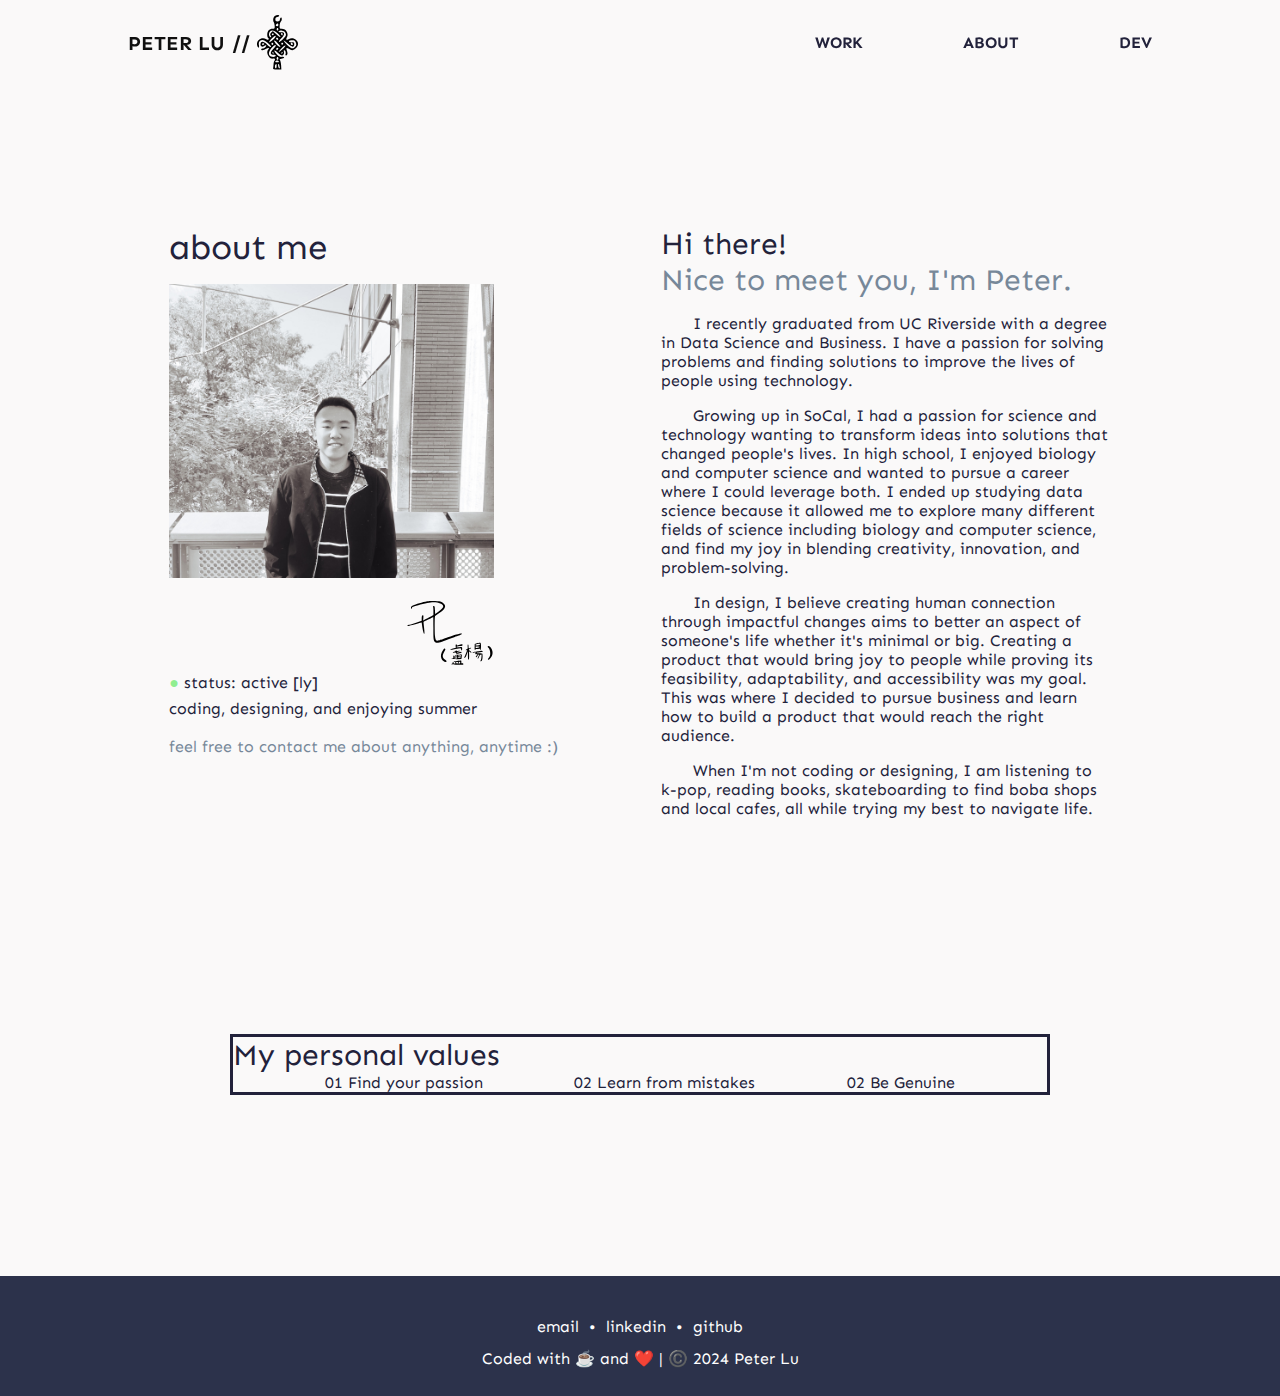
<file: docs/about.html>
<!DOCTYPE html>
<html lang="en">
  <head>
    <meta charset="UTF-8" />
    <meta name="viewport" content="width=device-width, initial-scale=1.0" />
    <link rel="stylesheet" href="main.css" />
    <link rel="preconnect" href="https://fonts.googleapis.com" />
    <link rel="preconnect" href="https://fonts.gstatic.com" crossorigin />
    <link
      href="https://fonts.googleapis.com/css2?family=Sen:wght@400..800&display=swap"
      rel="stylesheet"
    />
    <title>Design By Peter</title>
  </head>

  <body>
    <nav class="nav-bar">
      <div class="landing">
        <a id="name" href="index.html">PETER LU <span id="divider">//</span></a
        ><img class="knot" src="assets/knot.svg" />
      </div>
      <ul class="nav-links">
        <li><a class="nav-option" href="work.html">WORK</a></li>
        <li><a class="nav-option" href="about.html">ABOUT</a></li>
        <li><a class="nav-option" href="dev.html">DEV</a></li>
      </ul>
    </nav>

    <main class="about-content">
      <!-- <div id ="about-role">Data Science & UX Design</div> -->
      <div class="about-container">
        <div id="card-container">
          <div id="about-me">about me</div>
          <img class="profile-card" src="assets/profile.jpg" />
          <div><img id="pl" src="assets/pl.svg" /></div>
          <div id="status_check">
            <div><span id="online">●</span> status: active [ly]</div>
            <div style="padding-top: 2%">
              coding, designing, and enjoying summer
            </div>
            <br />
            <div style="color: #778899">
              feel free to contact me about anything, anytime :)
            </div>
          </div>
        </div>
        <div id="about-story">
          <div class="abt-greeting">
            Hi there!<br />
            <span style="color: #778899">Nice to meet you, I'm Peter.</span>
          </div>
          <p style="text-indent: 2em">
            I recently graduated from UC Riverside with a degree in Data Science
            and Business. I have a passion for solving problems and finding
            solutions to improve the lives of people using technology.
          </p>

          <p style="text-indent: 2em">
            Growing up in SoCal, I had a passion for science and technology
            wanting to transform ideas into solutions that changed people's
            lives. In high school, I enjoyed biology and computer science and
            wanted to pursue a career where I could leverage both. I ended up
            studying data science because it allowed me to explore many
            different fields of science including biology and computer science,
            and find my joy in blending creativity, innovation, and
            problem-solving.
          </p>
          <p style="text-indent: 2em">
            In design, I believe creating human connection through impactful
            changes aims to better an aspect of someone's life whether it's
            minimal or big. Creating a product that would bring joy to people
            while proving its feasibility, adaptability, and accessibility was
            my goal. This was where I decided to pursue business and learn how
            to build a product that would reach the right audience.
          </p>
          <p style="text-indent: 2em">
            When I'm not coding or designing, I am listening to k-pop, reading
            books, skateboarding to find boba shops and local cafes, all while
            trying my best to navigate life.
          </p>
        </div>
      </div>

      <div class="core-values">
        <div class="pv-title">My personal values</div>
        <div class="core-container">
          <div><span>01 </span>Find your passion</div>
          <div><span>02 </span>Learn from mistakes</div>
          <div><span>02 </span>Be Genuine</div>
        </div>
      </div>

      <section class="card-wall">
        <h2></h2>
      </section>
    </main>

    <footer class="footer">
      <div class="footer_links">
        <div>
          <a id="contact-link" href="mailto:py1u.dev@gmail.com">email</a>
        </div>
        <div>•</div>
        <div>
          <a
            id="contact-link"
            href="https://www.linkedin.com/in/peter-lu-b488211bb/"
            target="_blank"
            >linkedin</a
          >
        </div>
        <div>•</div>
        <div>
          <a id="contact-link" href="https://github.com/py1u" target="_blank"
            >github</a
          >
        </div>
      </div>
      <div class="copyright">Coded with ☕ and ❤️ | ©️ 2024 Peter Lu</div>
    </footer>

    <!-- <audio id="music" controls autoplay loop>
      <source src="assets/smartr.mp3" type="audio/mpeg">
      Your browser does not support the audio element.
    </audio> -->
  </body>
  <script src="main.js"></script>
</html>
</file>
<file: docs/main.css>
#gradient-canvas {
  width: 100%;
  height: 100%;
  --gradient-color-1: #c3e4ff;
  --gradient-color-2: #6ec3f4;
  --gradient-color-3: #eae2ff;
  --gradient-color-4: #b9beff;
  position: fixed;
}

body {
  padding: 0%;
  margin: 0%;
  /* overflow: hidden; */
  overflow-y: scroll;
  display: flex;
  flex-direction: column;
  min-height: 100vh;
  z-index: 0;
  font-family: "Sen", sans-serif;
  font-optical-sizing: auto;
  font-weight: 500;
  font-style: normal;
  color: #22223b;
  background-color: #faf9f9;
}

/* ensures scrollable function*/
body::-webkit-scrollbar {
  display: none;
}

#music {
  display: none;
}

nav {
  display: flex;
  justify-content: space-between;
  align-items: center;
  height: 60px;
  font-weight: 700;

  padding: 1% 10%;
  position: sticky;
  top: 0;
  z-index: 100;
  backdrop-filter: blur(5px);
}

.nav-links {
  border: none;
  display: flex;
  list-style: none;
  padding: 0%;
  gap: 100px;
}

.nav-links a {
  color: #22223b;
  text-decoration: none;
}

.landing {
  display: flex;
  align-self: center;
}

#name {
  gap: 7px;
  display: flex;
  font-size: 20px;
  align-items: center;
  color: #101010;
  text-decoration: none;
}

#divider {
  font-weight: bolder;
  margin-bottom: 2px;
}

.knot {
  animation: swing 2s infinite;
  height: 55px;
  width: 55px;
}

@keyframes swing {
  0% {
    transform: rotate(0deg);
  }
  25% {
    transform: rotate(10deg);
  }
  50% {
    transform: rotate(-10deg);
  }
  75% {
    transform: rotate(10deg);
  }
  100% {
    transform: rotate(0deg);
  }
}

.knot path {
  transform-origin: center top;
}

header {
  /* border: solid; */
  padding: 6% 0% 10% 0%;
}

.intro {
  border: none;
  font-size: 55px;
  font-weight: 600;
  margin: 10%;
  padding-top: 1%;
}

#greeting {
  border: none;
}
.info {
  /* border: solid; */
  font-size: 40px;
}

.intro-color-emp {
  color: #5068a8;
}

#position-info {
  font-weight: 500;
  font-size: 18px;
  padding-top: 3%;
  color: #778899;
}

#position-highlight {
  font-weight: bold;
  color: #22223b;
}

main {
  margin-top: 20%;
  color: #22223b;
  background-color: #dee2ef;
  padding: 6% 0% 6% 0%;
  min-height: 6in;
  font-weight: 400;
  /* border: solid; */
}

#container-education {
  display: flex;
  flex-direction: column;
  justify-content: center;
  margin: 0% 25% 0% 25%;
  /* border:solid; */
}
#education-title {
  display: flex;
  flex-direction: column;
  align-items: center;
  /* padding-top: 4% 0% 4% 0%; */
  /* border: solid; */
  font-size: 40px;
  font-weight: 400;
}

#school {
  justify-content: space-around;
  font-size: 25px;
}

#major {
  font-size: 25px;
}

#gpa {
  font-style: italic;
  font-size: 15px;
}
.relevent-courses {
  border: none;
  padding-left: 15%;
}

#rc-title {
  font-weight: 400;
  font-size: 20px;
  padding: 5% 0% 5% 0%;
}

#fielding {
  font-size: 20px;
}
#listing li {
  list-style: circle;
}
.journey {
  background-color: #dee2ef;
  display: flex;
  flex-direction: column;
  justify-content: center;
  align-items: center;
  gap: 30px;
  /* border-top: solid;
  border-bottom: solid; */
  padding: 0% 0% 5% 0%;
  font-size: 15px;
}

.about-content {
  border: none;
  background-color: #faf9f9;
  color: #22223b;
  margin: 5% 10% 5% 10%;
  min-height: 8in;
}

#about-me {
  /* border: solid; */
  font-size: 35px;
}

#about-role {
  /* border:solid; */
  font-size: 25px;
  color: #778899;
}

.about-container {
  /* border: solid; */
  display: flex;
  flex-direction: row;
  justify-content: center;
  gap: 10%;
}

#card-container {
  border: none;
}

.abt-greeting {
  font-size: 30px;
}
#about-story {
  max-width: 450px;
  font-size: 16px;
  font-weight: 400;
}

#status_check {
  font-weight: 400;
}

#online {
  color: lightgreen;
}

.core-values {
  border: solid;
  margin-top: 200px;
  margin-left: 10%;
  margin-right: 10%;
}
.pv-title {
  font-size: 30px;
}

.core-container {
  display: flex;
  flex-direction: row;
  justify-content: space-evenly;
  align-items: center;
}
.card-wall {
  display: flex;
  flex-direction: row;
}

.profile-card {
  /* border:solid; */
  border-radius: 1%;
  width: 325px;
  height: 325px;
  max-width: 100%;
  max-height: 100%;
  object-fit: contain;
}

#pl {
  /* border:solid; */
  margin-left: 60%;
  max-width: 95px;
}
.work-content {
  /* border: solid; */
  color: #22223b;
  background-color: #faf9f9;
  /* display: flex;
  flex-direction: column; */
  margin: 15% 20% 15% 20%;
  min-height: 8in;
}

.dev-content {
  /* border: solid; */
  color: #22223b;
  background-color: #faf9f9;
  /* display: flex;
  flex-direction: column; */
  margin: 15% 20% 15% 20%;
  min-height: 8in;
}

.footer {
  /* border: solid; */
  display: flex;
  flex-direction: column;
  align-items: center;
  justify-content: center;
  height: 120px;
  bottom: 0%;
  border-top: none;
  background-color: #2c324b;
  color: white;
  font-weight: 400;
}

.footer_links {
  gap: 10px;
  padding: 1% 0% 1% 0%;
  display: flex;
  flex-direction: row;
}

#contact-link {
  text-decoration: none;
  color: #ffffff;
}

.copyright {
  /* padding-bottom: 1%; */
  max-width: fit-content;
  color: #ffffff;
  /* border: solid; */
}
</file>
